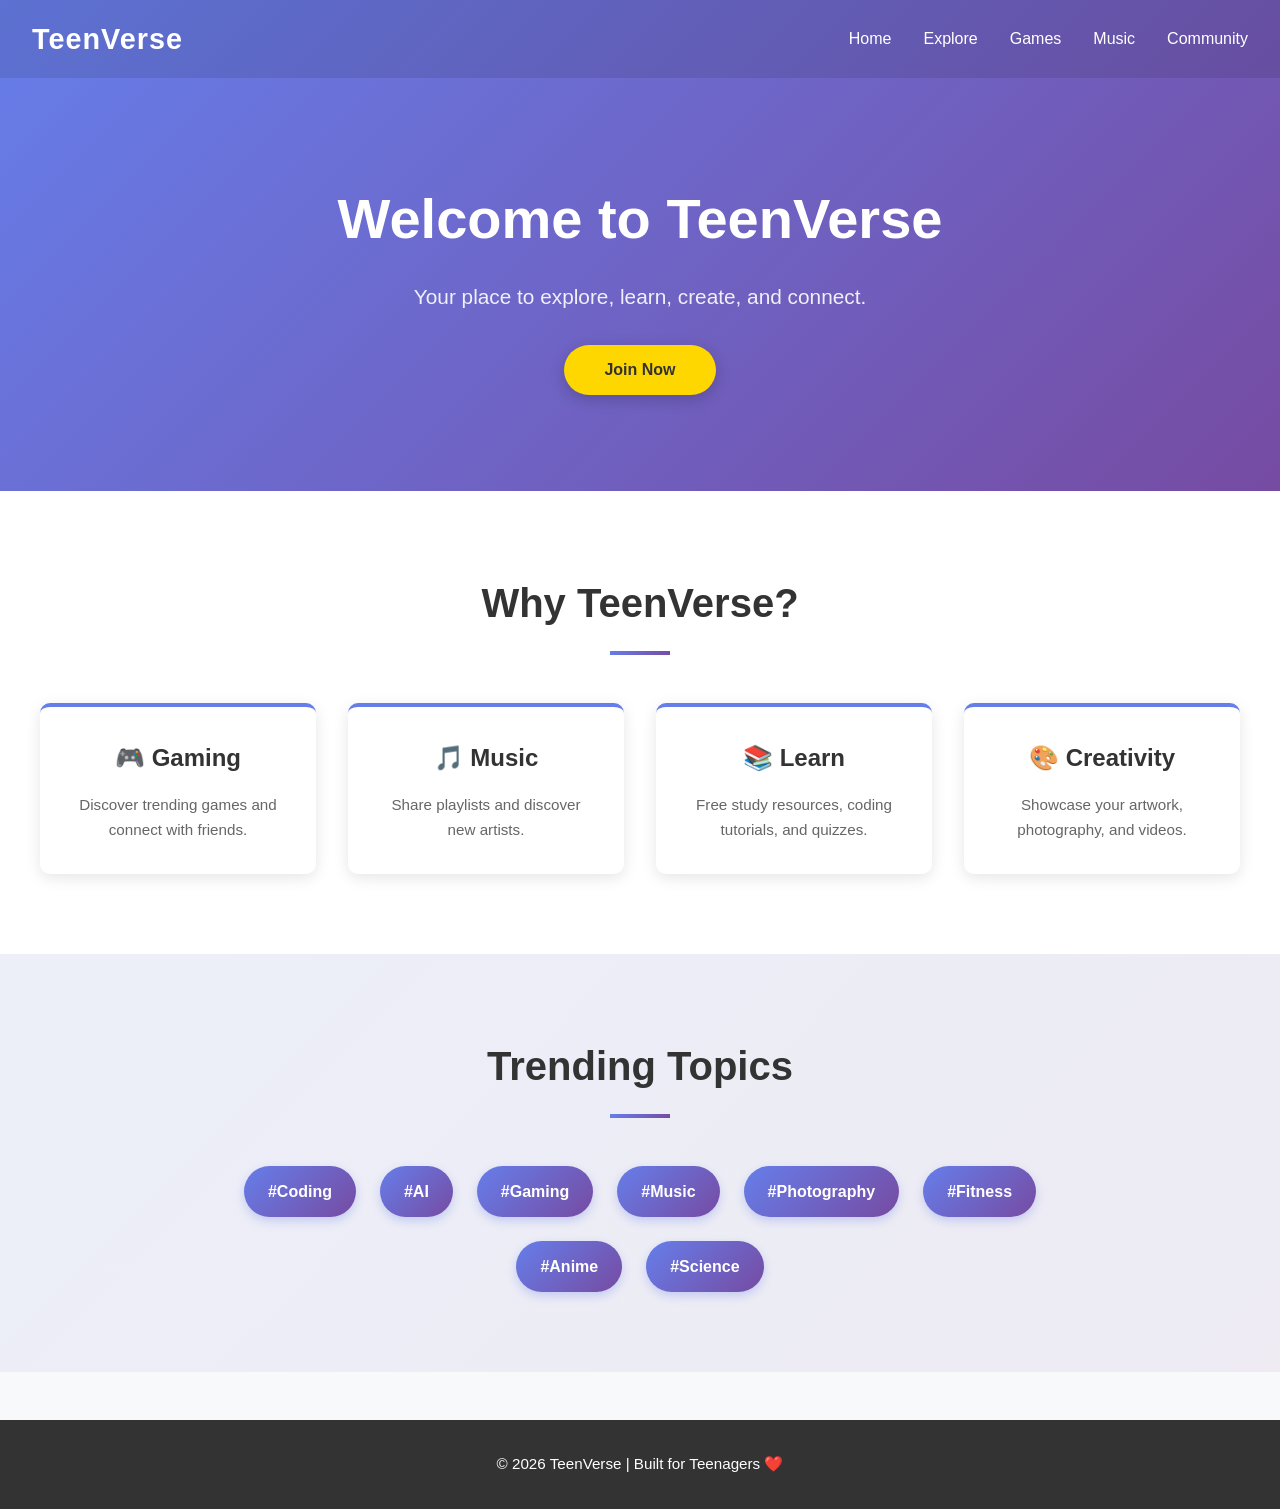
<file: index.html>
<!DOCTYPE html>
<html lang="en">
<head>
    <meta charset="UTF-8">
    <meta name="viewport" content="width=device-width, initial-scale=1.0">
    <meta name="description" content="TeenVerse - A social platform for teenagers to explore, learn, create, and connect.">
    <title>TeenVerse</title>
    <link rel="stylesheet" href="style.css">
</head>
<body>

    <header>
        <nav>
            <h2>TeenVerse</h2>
            <ul>
                <li><a href="index.html">Home</a></li>
                <li><a href="explore.html">Explore</a></li>
                <li><a href="games.html">Games</a></li>
                <li><a href="music.html">Music</a></li>
                <li><a href="community.html">Community</a></li>
            </ul>
        </nav>

        <div class="hero">
            <h1>Welcome to TeenVerse</h1>
            <p>Your place to explore, learn, create, and connect.</p>
            <button>Join Now</button>
        </div>
    </header>

    <section class="features">
        <h2>Why TeenVerse?</h2>

        <div class="cards">

            <div class="card">
                <h3>🎮 Gaming</h3>
                <p>Discover trending games and connect with friends.</p>
            </div>

            <div class="card">
                <h3>🎵 Music</h3>
                <p>Share playlists and discover new artists.</p>
            </div>

            <div class="card">
                <h3>📚 Learn</h3>
                <p>Free study resources, coding tutorials, and quizzes.</p>
            </div>

            <div class="card">
                <h3>🎨 Creativity</h3>
                <p>Showcase your artwork, photography, and videos.</p>
            </div>

        </div>
    </section>

    <section class="trending">
        <h2>Trending Topics</h2>

        <div class="topics">
            <span>#Coding</span>
            <span>#AI</span>
            <span>#Gaming</span>
            <span>#Music</span>
            <span>#Photography</span>
            <span>#Fitness</span>
            <span>#Anime</span>
            <span>#Science</span>
        </div>
    </section>

    <footer>
        <p>© 2026 TeenVerse | Built for Teenagers ❤️</p>
    </footer>

</body>
</html>
</file>
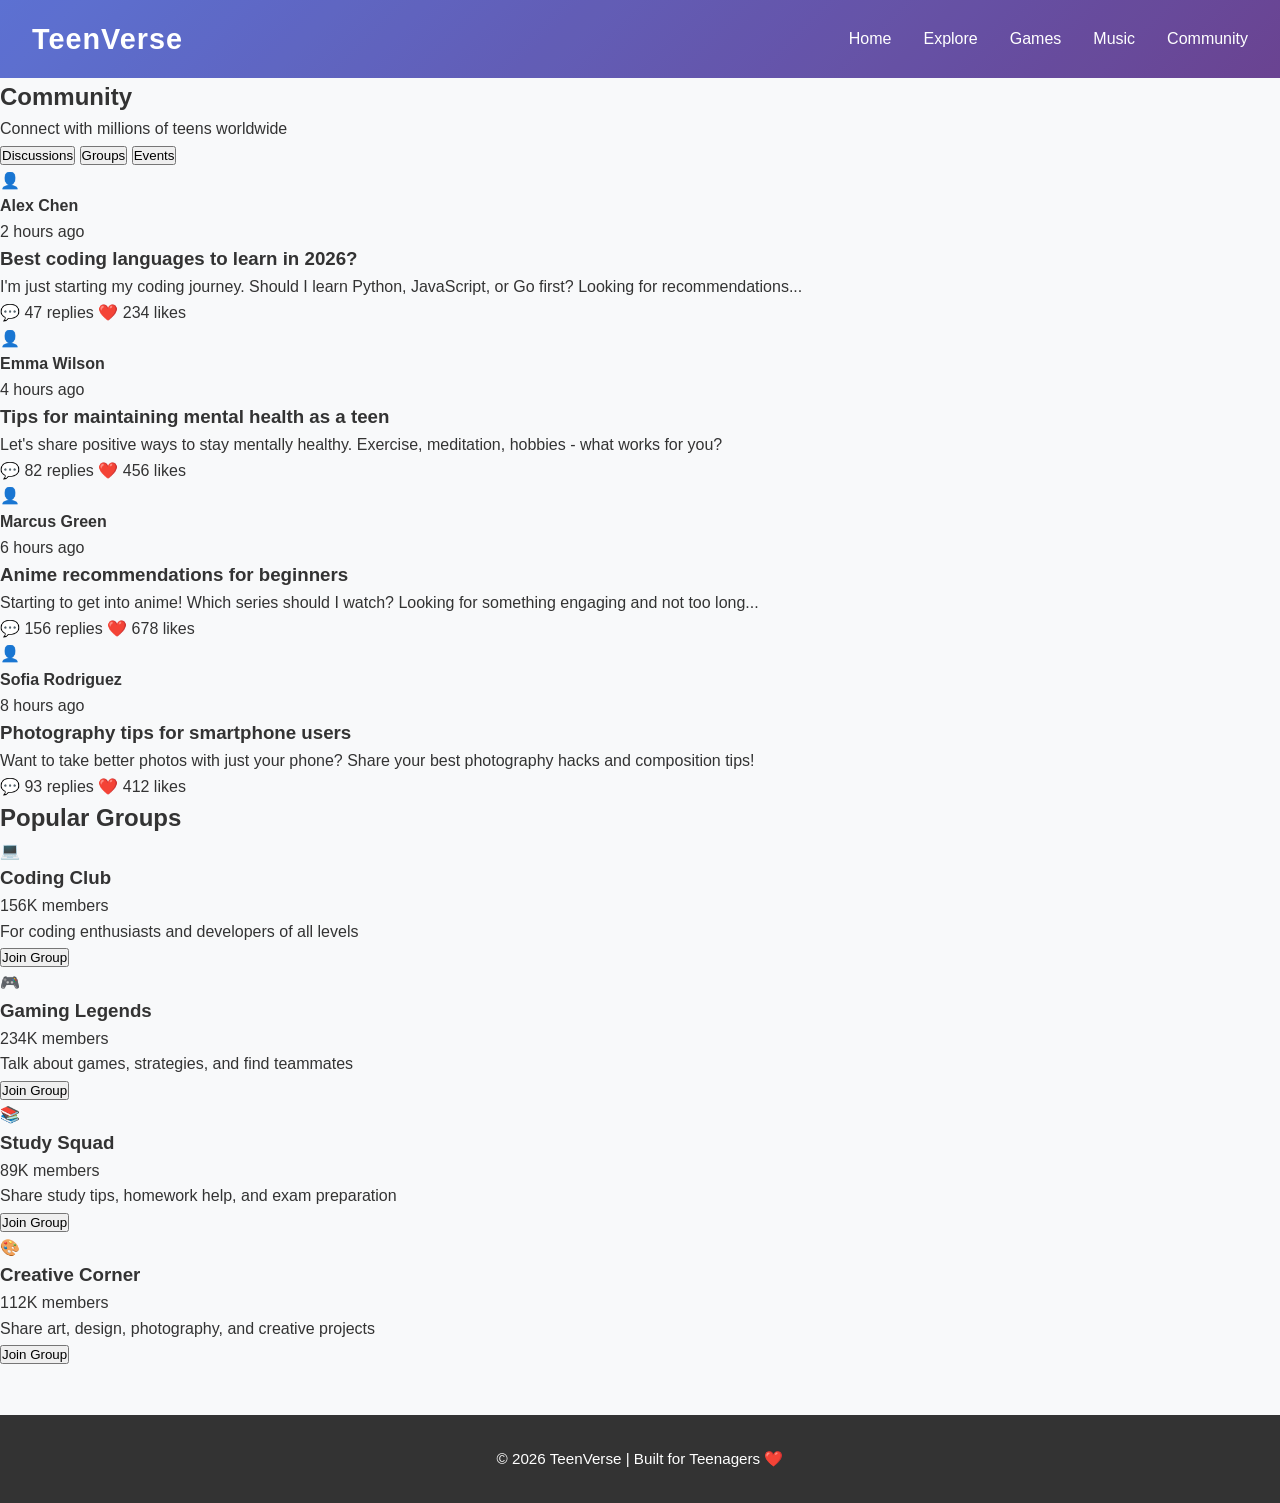
<file: community.html>
<!DOCTYPE html>
<html lang="en">
<head>
    <meta charset="UTF-8">
    <meta name="viewport" content="width=device-width, initial-scale=1.0">
    <title>Community - TeenVerse</title>
    <link rel="stylesheet" href="style.css">
</head>
<body>

    <header>
        <nav>
            <h2>TeenVerse</h2>
            <ul>
                <li><a href="index.html">Home</a></li>
                <li><a href="explore.html">Explore</a></li>
                <li><a href="games.html">Games</a></li>
                <li><a href="music.html">Music</a></li>
                <li><a href="community.html">Community</a></li>
            </ul>
        </nav>
    </header>

    <section class="community-section">
        <h1>Community</h1>
        <p>Connect with millions of teens worldwide</p>

        <div class="community-tabs">
            <button class="tab-btn active">Discussions</button>
            <button class="tab-btn">Groups</button>
            <button class="tab-btn">Events</button>
        </div>

        <div class="community-content">
            <div class="discussions">
                <div class="discussion-card">
                    <div class="user-header">
                        <div class="user-avatar">👤</div>
                        <div class="user-info">
                            <h4>Alex Chen</h4>
                            <span>2 hours ago</span>
                        </div>
                    </div>
                    <h3>Best coding languages to learn in 2026?</h3>
                    <p>I'm just starting my coding journey. Should I learn Python, JavaScript, or Go first? Looking for recommendations...</p>
                    <div class="discussion-meta">
                        <span>💬 47 replies</span>
                        <span>❤️ 234 likes</span>
                    </div>
                </div>

                <div class="discussion-card">
                    <div class="user-header">
                        <div class="user-avatar">👤</div>
                        <div class="user-info">
                            <h4>Emma Wilson</h4>
                            <span>4 hours ago</span>
                        </div>
                    </div>
                    <h3>Tips for maintaining mental health as a teen</h3>
                    <p>Let's share positive ways to stay mentally healthy. Exercise, meditation, hobbies - what works for you?</p>
                    <div class="discussion-meta">
                        <span>💬 82 replies</span>
                        <span>❤️ 456 likes</span>
                    </div>
                </div>

                <div class="discussion-card">
                    <div class="user-header">
                        <div class="user-avatar">👤</div>
                        <div class="user-info">
                            <h4>Marcus Green</h4>
                            <span>6 hours ago</span>
                        </div>
                    </div>
                    <h3>Anime recommendations for beginners</h3>
                    <p>Starting to get into anime! Which series should I watch? Looking for something engaging and not too long...</p>
                    <div class="discussion-meta">
                        <span>💬 156 replies</span>
                        <span>❤️ 678 likes</span>
                    </div>
                </div>

                <div class="discussion-card">
                    <div class="user-header">
                        <div class="user-avatar">👤</div>
                        <div class="user-info">
                            <h4>Sofia Rodriguez</h4>
                            <span>8 hours ago</span>
                        </div>
                    </div>
                    <h3>Photography tips for smartphone users</h3>
                    <p>Want to take better photos with just your phone? Share your best photography hacks and composition tips!</p>
                    <div class="discussion-meta">
                        <span>💬 93 replies</span>
                        <span>❤️ 412 likes</span>
                    </div>
                </div>
            </div>
        </div>

        <div class="groups-section">
            <h2>Popular Groups</h2>
            <div class="groups-grid">
                <div class="group-card">
                    <div class="group-icon">💻</div>
                    <h3>Coding Club</h3>
                    <p>156K members</p>
                    <p class="group-desc">For coding enthusiasts and developers of all levels</p>
                    <button class="join-btn">Join Group</button>
                </div>

                <div class="group-card">
                    <div class="group-icon">🎮</div>
                    <h3>Gaming Legends</h3>
                    <p>234K members</p>
                    <p class="group-desc">Talk about games, strategies, and find teammates</p>
                    <button class="join-btn">Join Group</button>
                </div>

                <div class="group-card">
                    <div class="group-icon">📚</div>
                    <h3>Study Squad</h3>
                    <p>89K members</p>
                    <p class="group-desc">Share study tips, homework help, and exam preparation</p>
                    <button class="join-btn">Join Group</button>
                </div>

                <div class="group-card">
                    <div class="group-icon">🎨</div>
                    <h3>Creative Corner</h3>
                    <p>112K members</p>
                    <p class="group-desc">Share art, design, photography, and creative projects</p>
                    <button class="join-btn">Join Group</button>
                </div>
            </div>
        </div>
    </section>

    <footer>
        <p>© 2026 TeenVerse | Built for Teenagers ❤️</p>
    </footer>

</body>
</html>
</file>
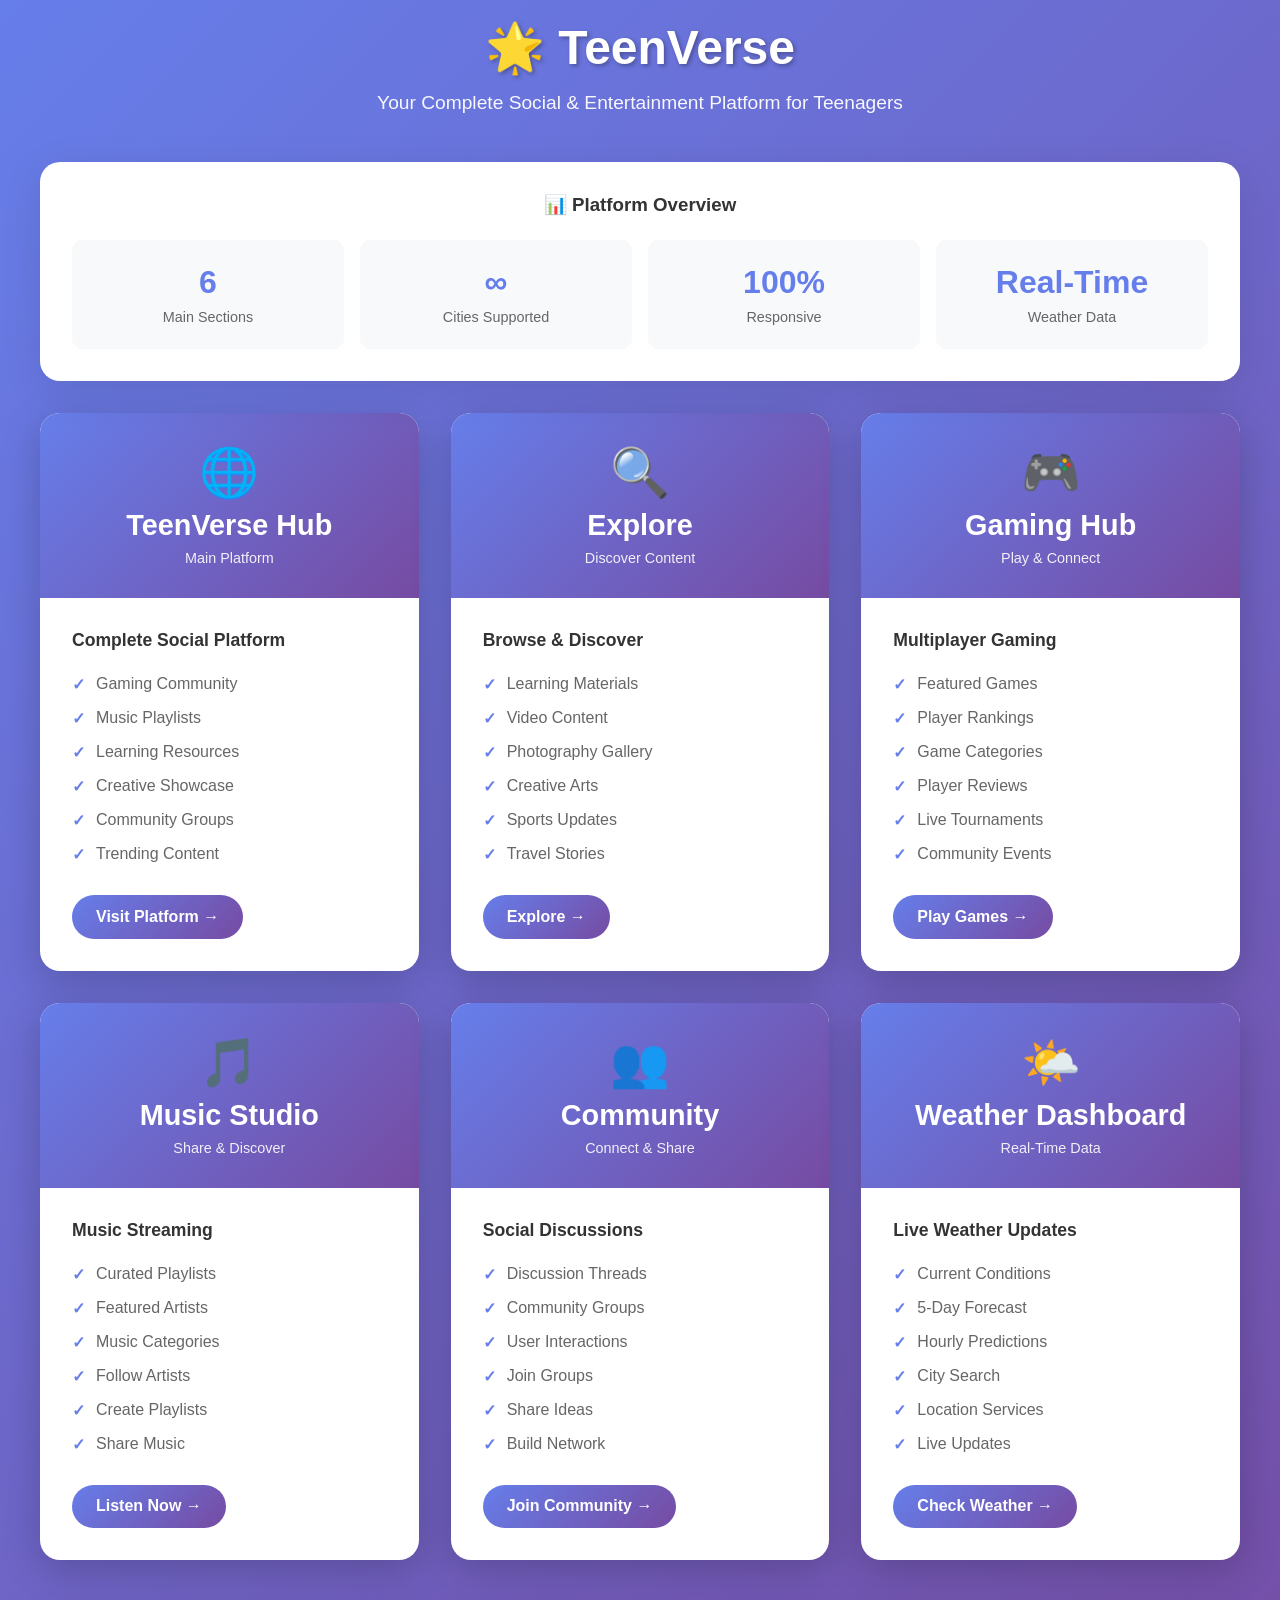
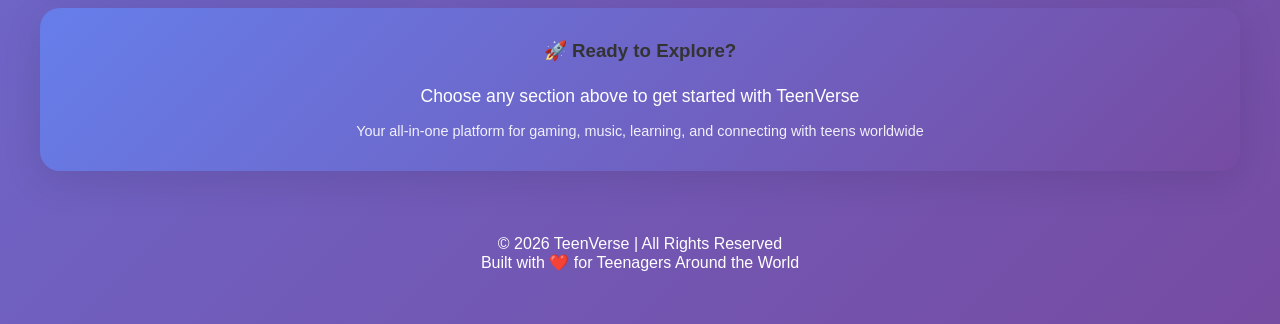
<file: dashboard.html>
<!DOCTYPE html>
<html lang="en">
<head>
    <meta charset="UTF-8">
    <meta name="viewport" content="width=device-width, initial-scale=1.0">
    <title>TeenVerse - Complete Platform</title>
    <style>
        * {
            margin: 0;
            padding: 0;
            box-sizing: border-box;
        }

        body {
            font-family: 'Segoe UI', Tahoma, Geneva, Verdana, sans-serif;
            background: linear-gradient(135deg, #667eea 0%, #764ba2 100%);
            min-height: 100vh;
            padding: 20px;
        }

        .container {
            max-width: 1200px;
            margin: 0 auto;
        }

        header {
            text-align: center;
            color: white;
            margin-bottom: 3rem;
            animation: slideDown 0.6s ease;
        }

        header h1 {
            font-size: 3rem;
            margin-bottom: 1rem;
            text-shadow: 2px 2px 4px rgba(0, 0, 0, 0.3);
        }

        header p {
            font-size: 1.2rem;
            opacity: 0.95;
        }

        .project-grid {
            display: grid;
            grid-template-columns: repeat(auto-fit, minmax(300px, 1fr));
            gap: 2rem;
            margin-bottom: 3rem;
        }

        .project-card {
            background: white;
            border-radius: 20px;
            overflow: hidden;
            box-shadow: 0 10px 40px rgba(0, 0, 0, 0.2);
            transition: 0.3s ease;
            animation: fadeIn 0.6s ease;
        }

        .project-card:hover {
            transform: translateY(-10px);
            box-shadow: 0 20px 50px rgba(0, 0, 0, 0.3);
        }

        .card-header {
            background: linear-gradient(135deg, #667eea 0%, #764ba2 100%);
            color: white;
            padding: 2rem;
            text-align: center;
        }

        .card-header h2 {
            font-size: 1.8rem;
            margin-bottom: 0.5rem;
        }

        .card-header p {
            font-size: 0.9rem;
            opacity: 0.9;
        }

        .card-icon {
            font-size: 3rem;
            margin-bottom: 0.5rem;
        }

        .card-body {
            padding: 2rem;
        }

        .card-body h3 {
            color: #333;
            margin-bottom: 1rem;
            font-size: 1.1rem;
        }

        .features {
            list-style: none;
            margin-bottom: 1.5rem;
        }

        .features li {
            color: #666;
            padding: 0.5rem 0;
            padding-left: 1.5rem;
            position: relative;
        }

        .features li:before {
            content: "✓";
            position: absolute;
            left: 0;
            color: #667eea;
            font-weight: bold;
        }

        .btn {
            display: inline-block;
            padding: 0.8rem 1.5rem;
            background: linear-gradient(135deg, #667eea 0%, #764ba2 100%);
            color: white;
            text-decoration: none;
            border-radius: 50px;
            transition: 0.3s ease;
            font-weight: 600;
            cursor: pointer;
            border: none;
        }

        .btn:hover {
            transform: translateY(-2px);
            box-shadow: 0 5px 15px rgba(102, 126, 234, 0.4);
        }

        .btn-secondary {
            background: #f0f0f0;
            color: #667eea;
            margin-top: 1rem;
            display: block;
            text-align: center;
        }

        .btn-secondary:hover {
            background: #e0e0e0;
        }

        .stats {
            background: white;
            border-radius: 20px;
            padding: 2rem;
            margin-bottom: 2rem;
            box-shadow: 0 10px 40px rgba(0, 0, 0, 0.1);
            animation: fadeIn 0.6s ease 0.3s both;
        }

        .stats h3 {
            color: #333;
            margin-bottom: 1.5rem;
            text-align: center;
        }

        .stats-grid {
            display: grid;
            grid-template-columns: repeat(auto-fit, minmax(150px, 1fr));
            gap: 1rem;
            text-align: center;
        }

        .stat-item {
            padding: 1.5rem;
            background: #f8f9fa;
            border-radius: 10px;
            transition: 0.3s ease;
        }

        .stat-item:hover {
            background: #f0f0f0;
        }

        .stat-number {
            font-size: 2rem;
            color: #667eea;
            font-weight: bold;
        }

        .stat-label {
            color: #666;
            font-size: 0.9rem;
            margin-top: 0.5rem;
        }

        footer {
            text-align: center;
            color: white;
            padding: 2rem;
            opacity: 0.9;
            animation: slideUp 0.6s ease 0.6s both;
        }

        @keyframes slideDown {
            from {
                opacity: 0;
                transform: translateY(-20px);
            }
            to {
                opacity: 1;
                transform: translateY(0);
            }
        }

        @keyframes slideUp {
            from {
                opacity: 0;
                transform: translateY(20px);
            }
            to {
                opacity: 1;
                transform: translateY(0);
            }
        }

        @keyframes fadeIn {
            from {
                opacity: 0;
            }
            to {
                opacity: 1;
            }
        }

        @media (max-width: 768px) {
            header h1 {
                font-size: 2rem;
            }

            .project-grid {
                grid-template-columns: 1fr;
            }

            .stats-grid {
                grid-template-columns: repeat(2, 1fr);
            }
        }
    </style>
</head>
<body>
    <div class="container">
        <!-- Header -->
        <header>
            <h1>🌟 TeenVerse</h1>
            <p>Your Complete Social & Entertainment Platform for Teenagers</p>
        </header>

        <!-- Stats Section -->
        <div class="stats">
            <h3>📊 Platform Overview</h3>
            <div class="stats-grid">
                <div class="stat-item">
                    <div class="stat-number">6</div>
                    <div class="stat-label">Main Sections</div>
                </div>
                <div class="stat-item">
                    <div class="stat-number">∞</div>
                    <div class="stat-label">Cities Supported</div>
                </div>
                <div class="stat-item">
                    <div class="stat-number">100%</div>
                    <div class="stat-label">Responsive</div>
                </div>
                <div class="stat-item">
                    <div class="stat-number">Real-Time</div>
                    <div class="stat-label">Weather Data</div>
                </div>
            </div>
        </div>

        <!-- Projects Grid -->
        <div class="project-grid">
            <!-- TeenVerse Main -->
            <div class="project-card">
                <div class="card-header">
                    <div class="card-icon">🌐</div>
                    <h2>TeenVerse Hub</h2>
                    <p>Main Platform</p>
                </div>
                <div class="card-body">
                    <h3>Complete Social Platform</h3>
                    <ul class="features">
                        <li>Gaming Community</li>
                        <li>Music Playlists</li>
                        <li>Learning Resources</li>
                        <li>Creative Showcase</li>
                        <li>Community Groups</li>
                        <li>Trending Content</li>
                    </ul>
                    <a href="index.html" class="btn">Visit Platform →</a>
                </div>
            </div>

            <!-- Explore Page -->
            <div class="project-card">
                <div class="card-header">
                    <div class="card-icon">🔍</div>
                    <h2>Explore</h2>
                    <p>Discover Content</p>
                </div>
                <div class="card-body">
                    <h3>Browse & Discover</h3>
                    <ul class="features">
                        <li>Learning Materials</li>
                        <li>Video Content</li>
                        <li>Photography Gallery</li>
                        <li>Creative Arts</li>
                        <li>Sports Updates</li>
                        <li>Travel Stories</li>
                    </ul>
                    <a href="explore.html" class="btn">Explore →</a>
                </div>
            </div>

            <!-- Games Section -->
            <div class="project-card">
                <div class="card-header">
                    <div class="card-icon">🎮</div>
                    <h2>Gaming Hub</h2>
                    <p>Play & Connect</p>
                </div>
                <div class="card-body">
                    <h3>Multiplayer Gaming</h3>
                    <ul class="features">
                        <li>Featured Games</li>
                        <li>Player Rankings</li>
                        <li>Game Categories</li>
                        <li>Player Reviews</li>
                        <li>Live Tournaments</li>
                        <li>Community Events</li>
                    </ul>
                    <a href="games.html" class="btn">Play Games →</a>
                </div>
            </div>

            <!-- Music Section -->
            <div class="project-card">
                <div class="card-header">
                    <div class="card-icon">🎵</div>
                    <h2>Music Studio</h2>
                    <p>Share & Discover</p>
                </div>
                <div class="card-body">
                    <h3>Music Streaming</h3>
                    <ul class="features">
                        <li>Curated Playlists</li>
                        <li>Featured Artists</li>
                        <li>Music Categories</li>
                        <li>Follow Artists</li>
                        <li>Create Playlists</li>
                        <li>Share Music</li>
                    </ul>
                    <a href="music.html" class="btn">Listen Now →</a>
                </div>
            </div>

            <!-- Community -->
            <div class="project-card">
                <div class="card-header">
                    <div class="card-icon">👥</div>
                    <h2>Community</h2>
                    <p>Connect & Share</p>
                </div>
                <div class="card-body">
                    <h3>Social Discussions</h3>
                    <ul class="features">
                        <li>Discussion Threads</li>
                        <li>Community Groups</li>
                        <li>User Interactions</li>
                        <li>Join Groups</li>
                        <li>Share Ideas</li>
                        <li>Build Network</li>
                    </ul>
                    <a href="community.html" class="btn">Join Community →</a>
                </div>
            </div>

            <!-- Weather Dashboard -->
            <div class="project-card">
                <div class="card-header">
                    <div class="card-icon">🌤️</div>
                    <h2>Weather Dashboard</h2>
                    <p>Real-Time Data</p>
                </div>
                <div class="card-body">
                    <h3>Live Weather Updates</h3>
                    <ul class="features">
                        <li>Current Conditions</li>
                        <li>5-Day Forecast</li>
                        <li>Hourly Predictions</li>
                        <li>City Search</li>
                        <li>Location Services</li>
                        <li>Live Updates</li>
                    </ul>
                    <a href="weather.html" class="btn">Check Weather →</a>
                </div>
            </div>
        </div>

        <!-- Call to Action -->
        <div class="stats" style="background: linear-gradient(135deg, #667eea 0%, #764ba2 100%); color: white; text-align: center;">
            <h3>🚀 Ready to Explore?</h3>
            <p style="font-size: 1.1rem; margin: 1rem 0;">Choose any section above to get started with TeenVerse</p>
            <p style="font-size: 0.9rem; opacity: 0.9;">Your all-in-one platform for gaming, music, learning, and connecting with teens worldwide</p>
        </div>

        <!-- Footer -->
        <footer>
            <p>© 2026 TeenVerse | All Rights Reserved</p>
            <p>Built with ❤️ for Teenagers Around the World</p>
        </footer>
    </div>
</body>
</html>
</file>
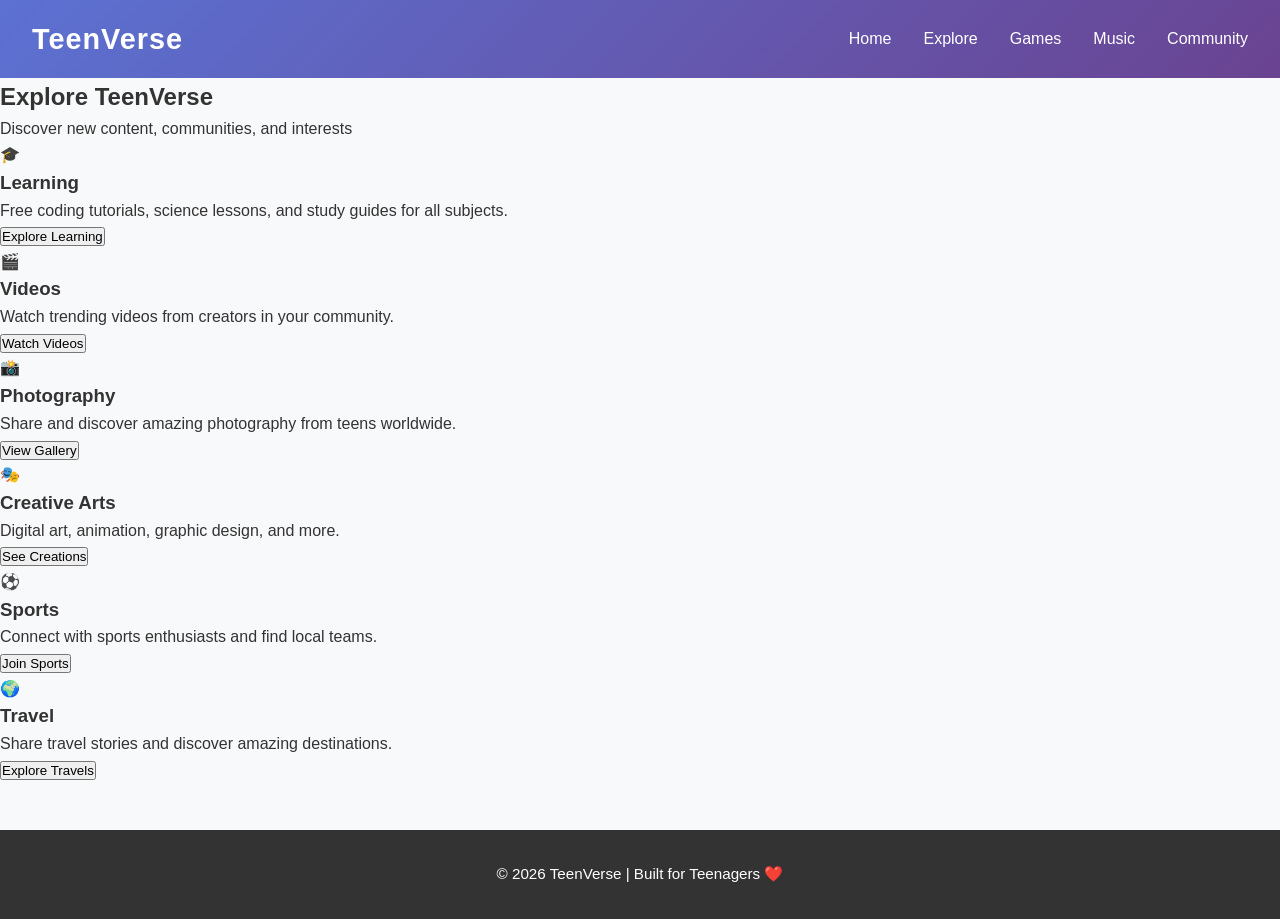
<file: explore.html>
<!DOCTYPE html>
<html lang="en">
<head>
    <meta charset="UTF-8">
    <meta name="viewport" content="width=device-width, initial-scale=1.0">
    <title>Explore - TeenVerse</title>
    <link rel="stylesheet" href="style.css">
</head>
<body>

    <header>
        <nav>
            <h2>TeenVerse</h2>
            <ul>
                <li><a href="index.html">Home</a></li>
                <li><a href="explore.html">Explore</a></li>
                <li><a href="games.html">Games</a></li>
                <li><a href="music.html">Music</a></li>
                <li><a href="community.html">Community</a></li>
            </ul>
        </nav>
    </header>

    <section class="explore-section">
        <h1>Explore TeenVerse</h1>
        <p>Discover new content, communities, and interests</p>

        <div class="explore-grid">
            <div class="explore-card">
                <div class="explore-icon">🎓</div>
                <h3>Learning</h3>
                <p>Free coding tutorials, science lessons, and study guides for all subjects.</p>
                <button>Explore Learning</button>
            </div>

            <div class="explore-card">
                <div class="explore-icon">🎬</div>
                <h3>Videos</h3>
                <p>Watch trending videos from creators in your community.</p>
                <button>Watch Videos</button>
            </div>

            <div class="explore-card">
                <div class="explore-icon">📸</div>
                <h3>Photography</h3>
                <p>Share and discover amazing photography from teens worldwide.</p>
                <button>View Gallery</button>
            </div>

            <div class="explore-card">
                <div class="explore-icon">🎭</div>
                <h3>Creative Arts</h3>
                <p>Digital art, animation, graphic design, and more.</p>
                <button>See Creations</button>
            </div>

            <div class="explore-card">
                <div class="explore-icon">⚽</div>
                <h3>Sports</h3>
                <p>Connect with sports enthusiasts and find local teams.</p>
                <button>Join Sports</button>
            </div>

            <div class="explore-card">
                <div class="explore-icon">🌍</div>
                <h3>Travel</h3>
                <p>Share travel stories and discover amazing destinations.</p>
                <button>Explore Travels</button>
            </div>
        </div>
    </section>

    <footer>
        <p>© 2026 TeenVerse | Built for Teenagers ❤️</p>
    </footer>

</body>
</html>
</file>
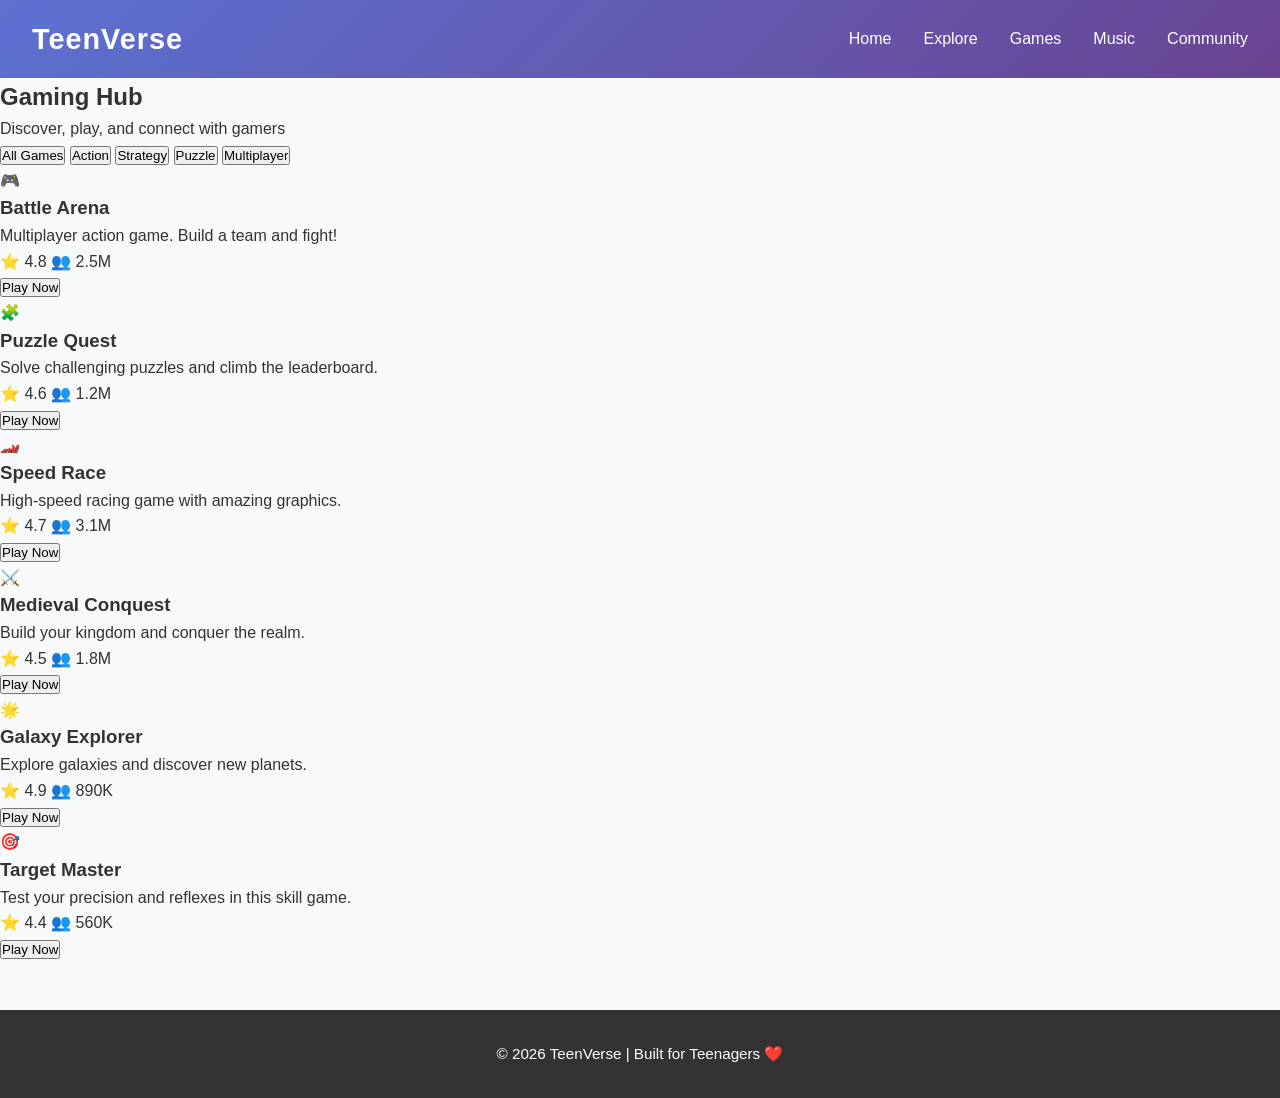
<file: games.html>
<!DOCTYPE html>
<html lang="en">
<head>
    <meta charset="UTF-8">
    <meta name="viewport" content="width=device-width, initial-scale=1.0">
    <title>Games - TeenVerse</title>
    <link rel="stylesheet" href="style.css">
</head>
<body>

    <header>
        <nav>
            <h2>TeenVerse</h2>
            <ul>
                <li><a href="index.html">Home</a></li>
                <li><a href="explore.html">Explore</a></li>
                <li><a href="games.html">Games</a></li>
                <li><a href="music.html">Music</a></li>
                <li><a href="community.html">Community</a></li>
            </ul>
        </nav>
    </header>

    <section class="games-section">
        <h1>Gaming Hub</h1>
        <p>Discover, play, and connect with gamers</p>

        <div class="filter-buttons">
            <button class="filter-btn active">All Games</button>
            <button class="filter-btn">Action</button>
            <button class="filter-btn">Strategy</button>
            <button class="filter-btn">Puzzle</button>
            <button class="filter-btn">Multiplayer</button>
        </div>

        <div class="games-grid">
            <div class="game-card">
                <div class="game-cover">🎮</div>
                <h3>Battle Arena</h3>
                <p>Multiplayer action game. Build a team and fight!</p>
                <div class="game-info">
                    <span class="rating">⭐ 4.8</span>
                    <span class="players">👥 2.5M</span>
                </div>
                <button class="play-btn">Play Now</button>
            </div>

            <div class="game-card">
                <div class="game-cover">🧩</div>
                <h3>Puzzle Quest</h3>
                <p>Solve challenging puzzles and climb the leaderboard.</p>
                <div class="game-info">
                    <span class="rating">⭐ 4.6</span>
                    <span class="players">👥 1.2M</span>
                </div>
                <button class="play-btn">Play Now</button>
            </div>

            <div class="game-card">
                <div class="game-cover">🏎️</div>
                <h3>Speed Race</h3>
                <p>High-speed racing game with amazing graphics.</p>
                <div class="game-info">
                    <span class="rating">⭐ 4.7</span>
                    <span class="players">👥 3.1M</span>
                </div>
                <button class="play-btn">Play Now</button>
            </div>

            <div class="game-card">
                <div class="game-cover">⚔️</div>
                <h3>Medieval Conquest</h3>
                <p>Build your kingdom and conquer the realm.</p>
                <div class="game-info">
                    <span class="rating">⭐ 4.5</span>
                    <span class="players">👥 1.8M</span>
                </div>
                <button class="play-btn">Play Now</button>
            </div>

            <div class="game-card">
                <div class="game-cover">🌟</div>
                <h3>Galaxy Explorer</h3>
                <p>Explore galaxies and discover new planets.</p>
                <div class="game-info">
                    <span class="rating">⭐ 4.9</span>
                    <span class="players">👥 890K</span>
                </div>
                <button class="play-btn">Play Now</button>
            </div>

            <div class="game-card">
                <div class="game-cover">🎯</div>
                <h3>Target Master</h3>
                <p>Test your precision and reflexes in this skill game.</p>
                <div class="game-info">
                    <span class="rating">⭐ 4.4</span>
                    <span class="players">👥 560K</span>
                </div>
                <button class="play-btn">Play Now</button>
            </div>
        </div>
    </section>

    <footer>
        <p>© 2026 TeenVerse | Built for Teenagers ❤️</p>
    </footer>

</body>
</html>
</file>
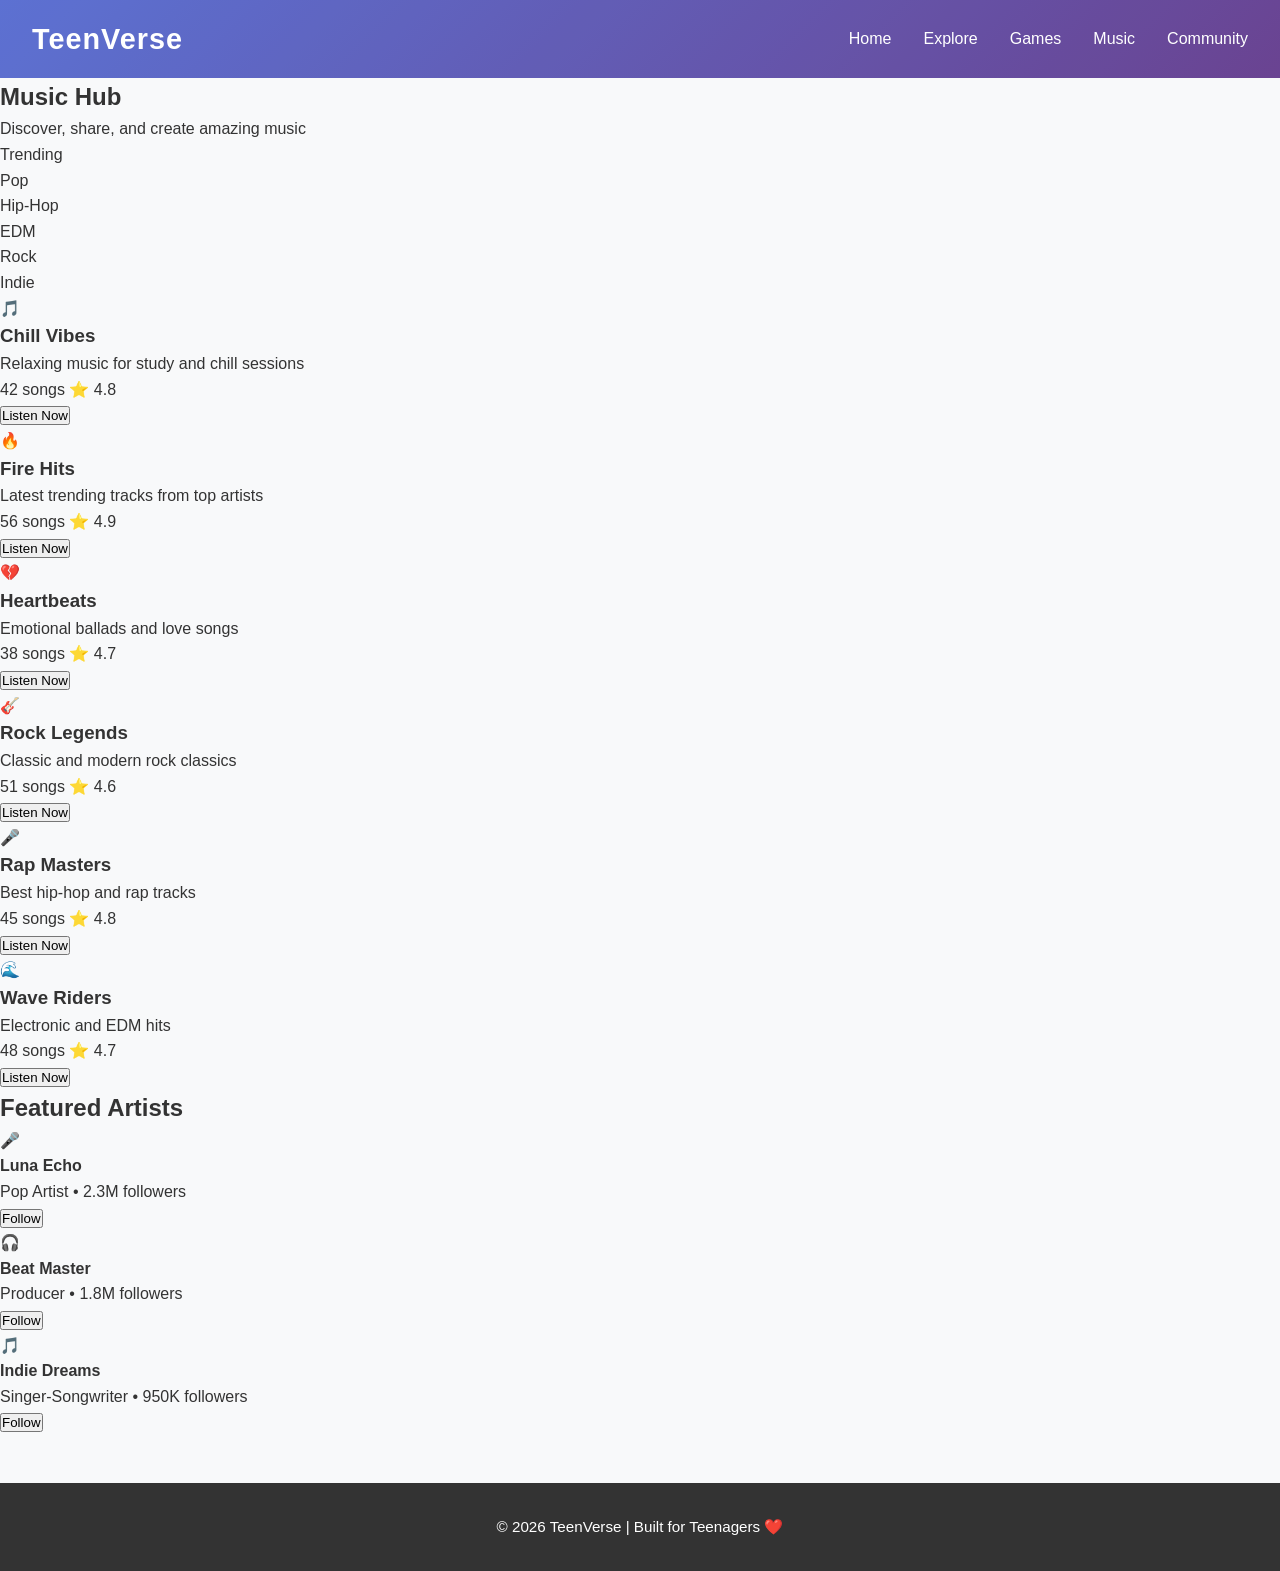
<file: music.html>
<!DOCTYPE html>
<html lang="en">
<head>
    <meta charset="UTF-8">
    <meta name="viewport" content="width=device-width, initial-scale=1.0">
    <title>Music - TeenVerse</title>
    <link rel="stylesheet" href="style.css">
</head>
<body>

    <header>
        <nav>
            <h2>TeenVerse</h2>
            <ul>
                <li><a href="index.html">Home</a></li>
                <li><a href="explore.html">Explore</a></li>
                <li><a href="games.html">Games</a></li>
                <li><a href="music.html">Music</a></li>
                <li><a href="community.html">Community</a></li>
            </ul>
        </nav>
    </header>

    <section class="music-section">
        <h1>Music Hub</h1>
        <p>Discover, share, and create amazing music</p>

        <div class="music-categories">
            <div class="category-btn active">Trending</div>
            <div class="category-btn">Pop</div>
            <div class="category-btn">Hip-Hop</div>
            <div class="category-btn">EDM</div>
            <div class="category-btn">Rock</div>
            <div class="category-btn">Indie</div>
        </div>

        <div class="playlists-grid">
            <div class="playlist-card">
                <div class="playlist-cover">🎵</div>
                <h3>Chill Vibes</h3>
                <p>Relaxing music for study and chill sessions</p>
                <div class="playlist-meta">
                    <span>42 songs</span>
                    <span>⭐ 4.8</span>
                </div>
                <button class="playlist-btn">Listen Now</button>
            </div>

            <div class="playlist-card">
                <div class="playlist-cover">🔥</div>
                <h3>Fire Hits</h3>
                <p>Latest trending tracks from top artists</p>
                <div class="playlist-meta">
                    <span>56 songs</span>
                    <span>⭐ 4.9</span>
                </div>
                <button class="playlist-btn">Listen Now</button>
            </div>

            <div class="playlist-card">
                <div class="playlist-cover">💔</div>
                <h3>Heartbeats</h3>
                <p>Emotional ballads and love songs</p>
                <div class="playlist-meta">
                    <span>38 songs</span>
                    <span>⭐ 4.7</span>
                </div>
                <button class="playlist-btn">Listen Now</button>
            </div>

            <div class="playlist-card">
                <div class="playlist-cover">🎸</div>
                <h3>Rock Legends</h3>
                <p>Classic and modern rock classics</p>
                <div class="playlist-meta">
                    <span>51 songs</span>
                    <span>⭐ 4.6</span>
                </div>
                <button class="playlist-btn">Listen Now</button>
            </div>

            <div class="playlist-card">
                <div class="playlist-cover">🎤</div>
                <h3>Rap Masters</h3>
                <p>Best hip-hop and rap tracks</p>
                <div class="playlist-meta">
                    <span>45 songs</span>
                    <span>⭐ 4.8</span>
                </div>
                <button class="playlist-btn">Listen Now</button>
            </div>

            <div class="playlist-card">
                <div class="playlist-cover">🌊</div>
                <h3>Wave Riders</h3>
                <p>Electronic and EDM hits</p>
                <div class="playlist-meta">
                    <span>48 songs</span>
                    <span>⭐ 4.7</span>
                </div>
                <button class="playlist-btn">Listen Now</button>
            </div>
        </div>

        <div class="artist-section">
            <h2>Featured Artists</h2>
            <div class="artists-grid">
                <div class="artist-card">
                    <div class="artist-avatar">🎤</div>
                    <h4>Luna Echo</h4>
                    <p>Pop Artist • 2.3M followers</p>
                    <button class="follow-btn">Follow</button>
                </div>

                <div class="artist-card">
                    <div class="artist-avatar">🎧</div>
                    <h4>Beat Master</h4>
                    <p>Producer • 1.8M followers</p>
                    <button class="follow-btn">Follow</button>
                </div>

                <div class="artist-card">
                    <div class="artist-avatar">🎵</div>
                    <h4>Indie Dreams</h4>
                    <p>Singer-Songwriter • 950K followers</p>
                    <button class="follow-btn">Follow</button>
                </div>
            </div>
        </div>
    </section>

    <footer>
        <p>© 2026 TeenVerse | Built for Teenagers ❤️</p>
    </footer>

</body>
</html>
</file>
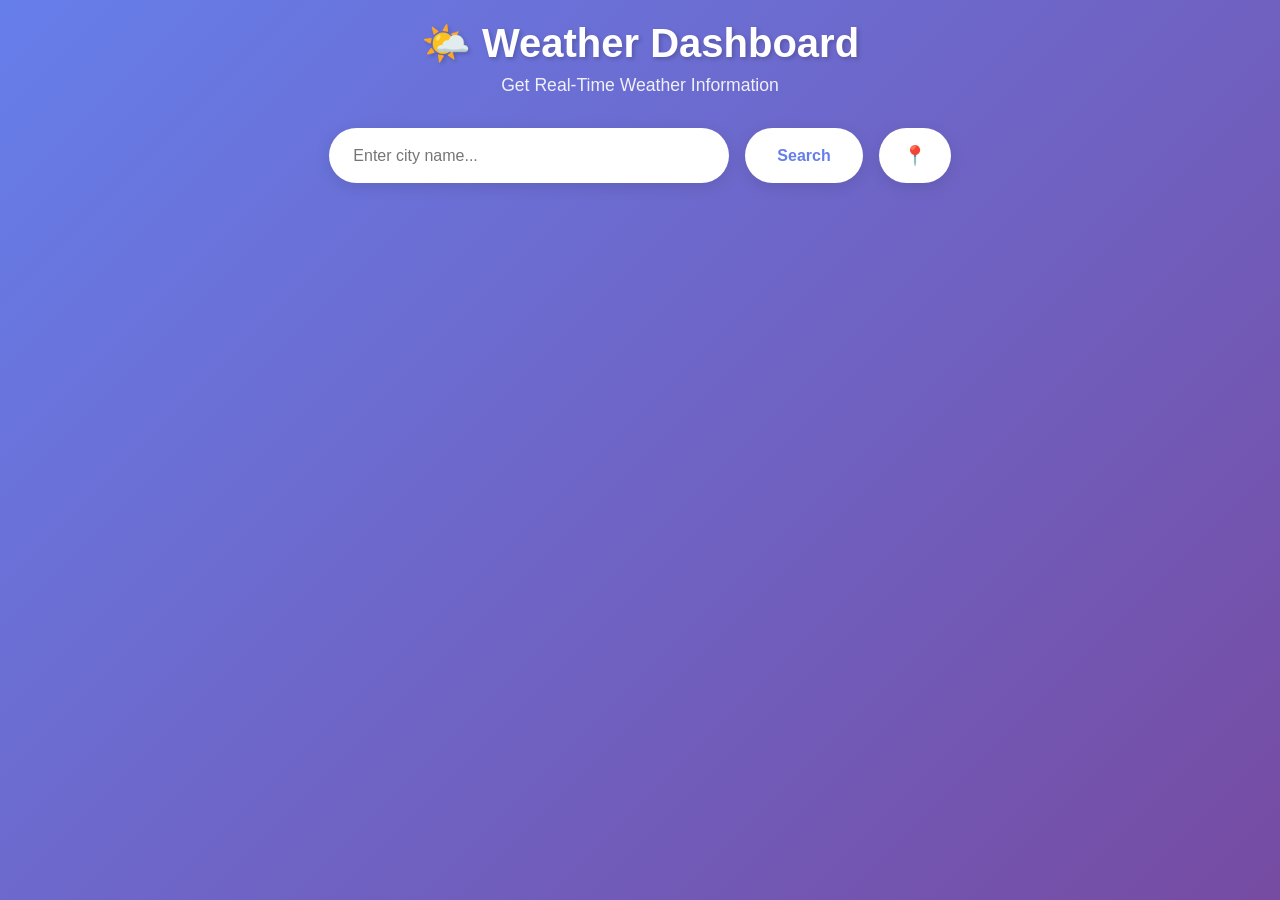
<file: weather.html>
<!DOCTYPE html>
<html lang="en">
<head>
    <meta charset="UTF-8">
    <meta name="viewport" content="width=device-width, initial-scale=1.0">
    <title>Weather Dashboard</title>
    <link rel="stylesheet" href="weather-style.css">
</head>
<body>
    <div class="container">
        <!-- Header -->
        <header class="header">
            <h1>🌤️ Weather Dashboard</h1>
            <p>Get Real-Time Weather Information</p>
        </header>

        <!-- Search Section -->
        <div class="search-section">
            <input 
                type="text" 
                id="searchInput" 
                class="search-box" 
                placeholder="Enter city name..."
                autocomplete="off"
            >
            <button class="search-btn" onclick="searchWeather()">Search</button>
            <button class="location-btn" onclick="getLocationWeather()" title="Use My Location">📍</button>
        </div>

        <!-- Loading Spinner -->
        <div id="loadingSpinner" class="spinner hidden"></div>

        <!-- Error Message -->
        <div id="errorMessage" class="error-message hidden"></div>

        <!-- Current Weather -->
        <div id="currentWeatherSection" class="current-weather hidden">
            <div class="weather-card">
                <div class="city-info">
                    <h2 id="cityName"></h2>
                    <p id="weatherDate"></p>
                </div>
                <div class="weather-main">
                    <div class="temp-section">
                        <span id="temperature" class="temperature"></span>
                        <span id="weatherDescription" class="description"></span>
                    </div>
                    <div id="weatherIcon" class="weather-icon"></div>
                </div>
                <div class="weather-details">
                    <div class="detail-item">
                        <span class="detail-label">💧 Humidity</span>
                        <span id="humidity" class="detail-value"></span>
                    </div>
                    <div class="detail-item">
                        <span class="detail-label">💨 Wind Speed</span>
                        <span id="windSpeed" class="detail-value"></span>
                    </div>
                    <div class="detail-item">
                        <span class="detail-label">🌡️ Feels Like</span>
                        <span id="feelsLike" class="detail-value"></span>
                    </div>
                    <div class="detail-item">
                        <span class="detail-label">🔍 Pressure</span>
                        <span id="pressure" class="detail-value"></span>
                    </div>
                    <div class="detail-item">
                        <span class="detail-label">👁️ Visibility</span>
                        <span id="visibility" class="detail-value"></span>
                    </div>
                    <div class="detail-item">
                        <span class="detail-label">☀️ UV Index</span>
                        <span id="uvIndex" class="detail-value"></span>
                    </div>
                </div>
            </div>
        </div>

        <!-- 5-Day Forecast -->
        <div id="forecastSection" class="forecast-section hidden">
            <h3>5-Day Forecast</h3>
            <div id="forecastContainer" class="forecast-grid"></div>
        </div>

        <!-- Hourly Forecast -->
        <div id="hourlySection" class="hourly-section hidden">
            <h3>Hourly Forecast</h3>
            <div id="hourlyContainer" class="hourly-grid"></div>
        </div>

        <!-- Recent Searches -->
        <div id="recentSearchesSection" class="recent-searches hidden">
            <h3>Recent Searches</h3>
            <div id="recentSearchesList" class="recent-list"></div>
        </div>
    </div>

    <script src="weather-script.js"></script>
</body>
</html>
</file>
<file: style.css>
* {
    margin: 0;
    padding: 0;
    box-sizing: border-box;
}

body {
    font-family: 'Segoe UI', Tahoma, Geneva, Verdana, sans-serif;
    line-height: 1.6;
    color: #333;
    background-color: #f8f9fa;
}

/* Header & Navigation */
header {
    background: linear-gradient(135deg, #667eea 0%, #764ba2 100%);
    color: white;
    padding: 0;
}

nav {
    display: flex;
    justify-content: space-between;
    align-items: center;
    padding: 1rem 2rem;
    background-color: rgba(0, 0, 0, 0.1);
}

nav h2 {
    font-size: 1.8rem;
    font-weight: bold;
    letter-spacing: 1px;
}

nav ul {
    display: flex;
    list-style: none;
    gap: 2rem;
}

nav a {
    color: white;
    text-decoration: none;
    font-weight: 500;
    transition: 0.3s ease;
    position: relative;
}

nav a:hover {
    color: #ffd700;
}

nav a::after {
    content: '';
    position: absolute;
    width: 0;
    height: 2px;
    bottom: -5px;
    left: 0;
    background-color: #ffd700;
    transition: width 0.3s ease;
}

nav a:hover::after {
    width: 100%;
}

/* Hero Section */
.hero {
    text-align: center;
    padding: 6rem 2rem;
    color: white;
}

.hero h1 {
    font-size: 3.5rem;
    margin-bottom: 1rem;
    animation: slideInDown 0.8s ease;
}

.hero p {
    font-size: 1.3rem;
    margin-bottom: 2rem;
    animation: slideInUp 0.8s ease;
    opacity: 0.9;
}

.hero button {
    padding: 1rem 2.5rem;
    font-size: 1rem;
    background-color: #ffd700;
    color: #333;
    border: none;
    border-radius: 50px;
    cursor: pointer;
    font-weight: bold;
    transition: 0.3s ease;
    box-shadow: 0 4px 15px rgba(0, 0, 0, 0.2);
}

.hero button:hover {
    background-color: #ffed4e;
    transform: translateY(-3px);
    box-shadow: 0 6px 20px rgba(0, 0, 0, 0.3);
}

@keyframes slideInDown {
    from {
        opacity: 0;
        transform: translateY(-30px);
    }
    to {
        opacity: 1;
        transform: translateY(0);
    }
}

@keyframes slideInUp {
    from {
        opacity: 0;
        transform: translateY(30px);
    }
    to {
        opacity: 1;
        transform: translateY(0);
    }
}

/* Features Section */
.features {
    padding: 5rem 2rem;
    background-color: white;
}

.features h2 {
    text-align: center;
    font-size: 2.5rem;
    margin-bottom: 3rem;
    color: #333;
    position: relative;
}

.features h2::after {
    content: '';
    display: block;
    width: 60px;
    height: 4px;
    background: linear-gradient(135deg, #667eea 0%, #764ba2 100%);
    margin: 1rem auto 0;
}

.cards {
    display: grid;
    grid-template-columns: repeat(auto-fit, minmax(250px, 1fr));
    gap: 2rem;
    max-width: 1200px;
    margin: 0 auto;
}

.card {
    background: white;
    border-radius: 10px;
    padding: 2rem;
    text-align: center;
    box-shadow: 0 4px 15px rgba(0, 0, 0, 0.1);
    transition: 0.3s ease;
    border-top: 4px solid #667eea;
}

.card:hover {
    transform: translateY(-10px);
    box-shadow: 0 8px 25px rgba(0, 0, 0, 0.15);
    border-top-color: #764ba2;
}

.card h3 {
    font-size: 1.5rem;
    margin-bottom: 1rem;
    color: #333;
}

.card p {
    color: #666;
    font-size: 0.95rem;
    line-height: 1.6;
}

/* Trending Section */
.trending {
    padding: 5rem 2rem;
    background: linear-gradient(135deg, #667eea15 0%, #764ba215 100%);
}

.trending h2 {
    text-align: center;
    font-size: 2.5rem;
    margin-bottom: 3rem;
    color: #333;
    position: relative;
}

.trending h2::after {
    content: '';
    display: block;
    width: 60px;
    height: 4px;
    background: linear-gradient(135deg, #667eea 0%, #764ba2 100%);
    margin: 1rem auto 0;
}

.topics {
    display: flex;
    flex-wrap: wrap;
    justify-content: center;
    gap: 1.5rem;
    max-width: 900px;
    margin: 0 auto;
}

.topics span {
    background: linear-gradient(135deg, #667eea 0%, #764ba2 100%);
    color: white;
    padding: 0.8rem 1.5rem;
    border-radius: 50px;
    font-weight: 600;
    cursor: pointer;
    transition: 0.3s ease;
    box-shadow: 0 4px 10px rgba(102, 126, 234, 0.3);
}

.topics span:hover {
    transform: scale(1.1);
    box-shadow: 0 6px 15px rgba(102, 126, 234, 0.5);
}

/* Footer */
footer {
    background-color: #333;
    color: white;
    text-align: center;
    padding: 2rem;
    margin-top: 3rem;
}

footer p {
    margin: 0;
    font-size: 0.95rem;
}

/* Responsive Design */
@media (max-width: 768px) {
    nav {
        flex-direction: column;
        gap: 1rem;
    }

    nav ul {
        flex-direction: column;
        gap: 0.5rem;
        text-align: center;
    }

    .hero h1 {
        font-size: 2rem;
    }

    .hero p {
        font-size: 1rem;
    }

    .features h2,
    .trending h2 {
        font-size: 2rem;
    }

    .cards {
        grid-template-columns: 1fr;
    }

    .topics {
        gap: 1rem;
    }

    .topics span {
        padding: 0.6rem 1.2rem;
        font-size: 0.9rem;
    }
}

@media (max-width: 480px) {
    nav {
        padding: 1rem;
    }

    nav h2 {
        font-size: 1.3rem;
    }

    nav ul {
        gap: 0.3rem;
    }

    nav a {
        font-size: 0.9rem;
    }

    .hero {
        padding: 3rem 1rem;
    }

    .hero h1 {
        font-size: 1.5rem;
    }

    .hero button {
        padding: 0.8rem 1.5rem;
        font-size: 0.9rem;
    }

    .features,
    .trending {
        padding: 3rem 1rem;
    }
}
</file>
<file: weather-style.css>
/* Weather Dashboard Styles */

* {
    margin: 0;
    padding: 0;
    box-sizing: border-box;
}

body {
    font-family: 'Segoe UI', Tahoma, Geneva, Verdana, sans-serif;
    background: linear-gradient(135deg, #667eea 0%, #764ba2 100%);
    min-height: 100vh;
    padding: 20px;
}

.container {
    max-width: 1200px;
    margin: 0 auto;
}

/* Header */
.header {
    text-align: center;
    color: white;
    margin-bottom: 2rem;
    animation: slideDown 0.6s ease;
}

.header h1 {
    font-size: 2.5rem;
    margin-bottom: 0.5rem;
    text-shadow: 2px 2px 4px rgba(0, 0, 0, 0.2);
}

.header p {
    font-size: 1.1rem;
    opacity: 0.9;
}

/* Search Section */
.search-section {
    display: flex;
    gap: 1rem;
    margin-bottom: 2rem;
    justify-content: center;
    animation: slideUp 0.6s ease;
}

.search-box {
    padding: 1rem 1.5rem;
    font-size: 1rem;
    border: none;
    border-radius: 50px;
    width: 100%;
    max-width: 400px;
    box-shadow: 0 4px 15px rgba(0, 0, 0, 0.1);
    transition: 0.3s ease;
}

.search-box:focus {
    outline: none;
    transform: translateY(-2px);
    box-shadow: 0 6px 20px rgba(0, 0, 0, 0.15);
}

.search-btn, .location-btn {
    padding: 1rem 2rem;
    font-size: 1rem;
    border: none;
    border-radius: 50px;
    background: white;
    color: #667eea;
    font-weight: 600;
    cursor: pointer;
    transition: 0.3s ease;
    box-shadow: 0 4px 15px rgba(0, 0, 0, 0.1);
}

.search-btn:hover, .location-btn:hover {
    transform: translateY(-2px);
    box-shadow: 0 6px 20px rgba(0, 0, 0, 0.15);
}

.location-btn {
    padding: 1rem 1.5rem;
    font-size: 1.2rem;
}

/* Loading Spinner */
.spinner {
    text-align: center;
    padding: 2rem;
}

.spinner::after {
    content: '';
    display: inline-block;
    width: 40px;
    height: 40px;
    border: 4px solid rgba(255, 255, 255, 0.3);
    border-top-color: white;
    border-radius: 50%;
    animation: spin 1s linear infinite;
}

@keyframes spin {
    to { transform: rotate(360deg); }
}

.hidden {
    display: none !important;
}

/* Error Message */
.error-message {
    background: #ff6b6b;
    color: white;
    padding: 1rem;
    border-radius: 10px;
    text-align: center;
    margin-bottom: 1rem;
    animation: slideDown 0.4s ease;
}

/* Current Weather Card */
.current-weather {
    margin-bottom: 2rem;
    animation: fadeIn 0.6s ease;
}

.weather-card {
    background: white;
    border-radius: 20px;
    padding: 2rem;
    box-shadow: 0 10px 40px rgba(0, 0, 0, 0.2);
}

.city-info {
    margin-bottom: 1.5rem;
    border-bottom: 2px solid #f0f0f0;
    padding-bottom: 1rem;
}

.city-info h2 {
    font-size: 2rem;
    color: #333;
    margin-bottom: 0.5rem;
}

.city-info p {
    color: #999;
    font-size: 0.9rem;
}

.weather-main {
    display: flex;
    justify-content: space-between;
    align-items: center;
    margin-bottom: 2rem;
}

.temp-section {
    display: flex;
    flex-direction: column;
}

.temperature {
    font-size: 3.5rem;
    font-weight: bold;
    color: #667eea;
}

.description {
    font-size: 1.2rem;
    color: #666;
    text-transform: capitalize;
    margin-top: 0.5rem;
}

.weather-icon {
    font-size: 4rem;
    animation: float 3s ease-in-out infinite;
}

@keyframes float {
    0%, 100% { transform: translateY(0px); }
    50% { transform: translateY(-10px); }
}

.weather-details {
    display: grid;
    grid-template-columns: repeat(auto-fit, minmax(150px, 1fr));
    gap: 1.5rem;
}

.detail-item {
    background: #f8f9fa;
    padding: 1rem;
    border-radius: 10px;
    display: flex;
    flex-direction: column;
    align-items: center;
    text-align: center;
    transition: 0.3s ease;
}

.detail-item:hover {
    background: #f0f0f0;
    transform: translateY(-5px);
}

.detail-label {
    font-size: 0.85rem;
    color: #999;
    margin-bottom: 0.5rem;
    font-weight: 600;
}

.detail-value {
    font-size: 1.3rem;
    color: #333;
    font-weight: bold;
}

/* Forecast Section */
.forecast-section, .hourly-section {
    margin-bottom: 2rem;
    animation: fadeIn 0.6s ease;
}

.forecast-section h3, .hourly-section h3 {
    color: white;
    font-size: 1.5rem;
    margin-bottom: 1rem;
    text-shadow: 2px 2px 4px rgba(0, 0, 0, 0.2);
}

.forecast-grid {
    display: grid;
    grid-template-columns: repeat(auto-fit, minmax(150px, 1fr));
    gap: 1rem;
}

.forecast-card {
    background: white;
    padding: 1.5rem;
    border-radius: 15px;
    text-align: center;
    box-shadow: 0 4px 15px rgba(0, 0, 0, 0.1);
    transition: 0.3s ease;
}

.forecast-card:hover {
    transform: translateY(-10px);
    box-shadow: 0 8px 25px rgba(0, 0, 0, 0.15);
}

.forecast-date {
    font-size: 0.9rem;
    color: #999;
    margin-bottom: 0.5rem;
}

.forecast-icon {
    font-size: 2.5rem;
    margin: 0.8rem 0;
}

.forecast-temp {
    font-size: 1.2rem;
    color: #333;
    font-weight: bold;
    margin-bottom: 0.3rem;
}

.forecast-desc {
    font-size: 0.85rem;
    color: #666;
    text-transform: capitalize;
    margin-bottom: 0.5rem;
}

.forecast-rain {
    font-size: 0.8rem;
    color: #667eea;
    font-weight: 600;
}

/* Hourly Section */
.hourly-scroll {
    display: flex;
    gap: 1rem;
    overflow-x: auto;
    padding: 1rem;
    background: white;
    border-radius: 15px;
    box-shadow: 0 4px 15px rgba(0, 0, 0, 0.1);
}

.hourly-card {
    min-width: 120px;
    background: #f8f9fa;
    padding: 1rem;
    border-radius: 10px;
    text-align: center;
    transition: 0.3s ease;
}

.hourly-card:hover {
    background: #e8e9ff;
}

.hourly-time {
    font-size: 0.85rem;
    color: #999;
    margin-bottom: 0.5rem;
    font-weight: 600;
}

.hourly-icon {
    font-size: 2rem;
    margin: 0.5rem 0;
}

.hourly-temp {
    font-size: 1.1rem;
    color: #333;
    font-weight: bold;
}

/* Recent Searches */
.recent-searches {
    animation: fadeIn 0.6s ease;
}

.recent-searches h3 {
    color: white;
    font-size: 1.3rem;
    margin-bottom: 1rem;
    text-shadow: 2px 2px 4px rgba(0, 0, 0, 0.2);
}

.recent-list {
    display: flex;
    gap: 1rem;
    flex-wrap: wrap;
}

.recent-item {
    background: white;
    padding: 0.8rem 1.5rem;
    border-radius: 50px;
    cursor: pointer;
    transition: 0.3s ease;
    box-shadow: 0 4px 15px rgba(0, 0, 0, 0.1);
    font-weight: 600;
    color: #667eea;
}

.recent-item:hover {
    transform: translateY(-3px);
    box-shadow: 0 6px 20px rgba(0, 0, 0, 0.15);
    background: #f0f0f0;
}

/* Animations */
@keyframes slideDown {
    from {
        opacity: 0;
        transform: translateY(-20px);
    }
    to {
        opacity: 1;
        transform: translateY(0);
    }
}

@keyframes slideUp {
    from {
        opacity: 0;
        transform: translateY(20px);
    }
    to {
        opacity: 1;
        transform: translateY(0);
    }
}

@keyframes fadeIn {
    from {
        opacity: 0;
    }
    to {
        opacity: 1;
    }
}

/* Responsive Design */
@media (max-width: 768px) {
    .header h1 {
        font-size: 1.8rem;
    }

    .search-section {
        flex-direction: column;
    }

    .search-box {
        max-width: 100%;
    }

    .search-btn, .location-btn {
        flex: 1;
    }

    .weather-main {
        flex-direction: column;
        align-items: flex-start;
    }

    .temperature {
        font-size: 2.5rem;
    }

    .weather-icon {
        font-size: 3rem;
    }

    .weather-details {
        grid-template-columns: repeat(2, 1fr);
    }

    .forecast-grid {
        grid-template-columns: repeat(2, 1fr);
    }

    .hourly-scroll {
        padding-bottom: 0.5rem;
    }
}

@media (max-width: 480px) {
    .header h1 {
        font-size: 1.5rem;
    }

    .header p {
        font-size: 0.9rem;
    }

    .weather-card {
        padding: 1rem;
    }

    .temperature {
        font-size: 2rem;
    }

    .weather-icon {
        font-size: 2.5rem;
    }

    .weather-details {
        grid-template-columns: 1fr;
    }

    .forecast-grid {
        grid-template-columns: 1fr;
    }

    .recent-list {
        flex-direction: column;
    }

    .recent-item {
        width: 100%;
        text-align: center;
    }
}
</file>
